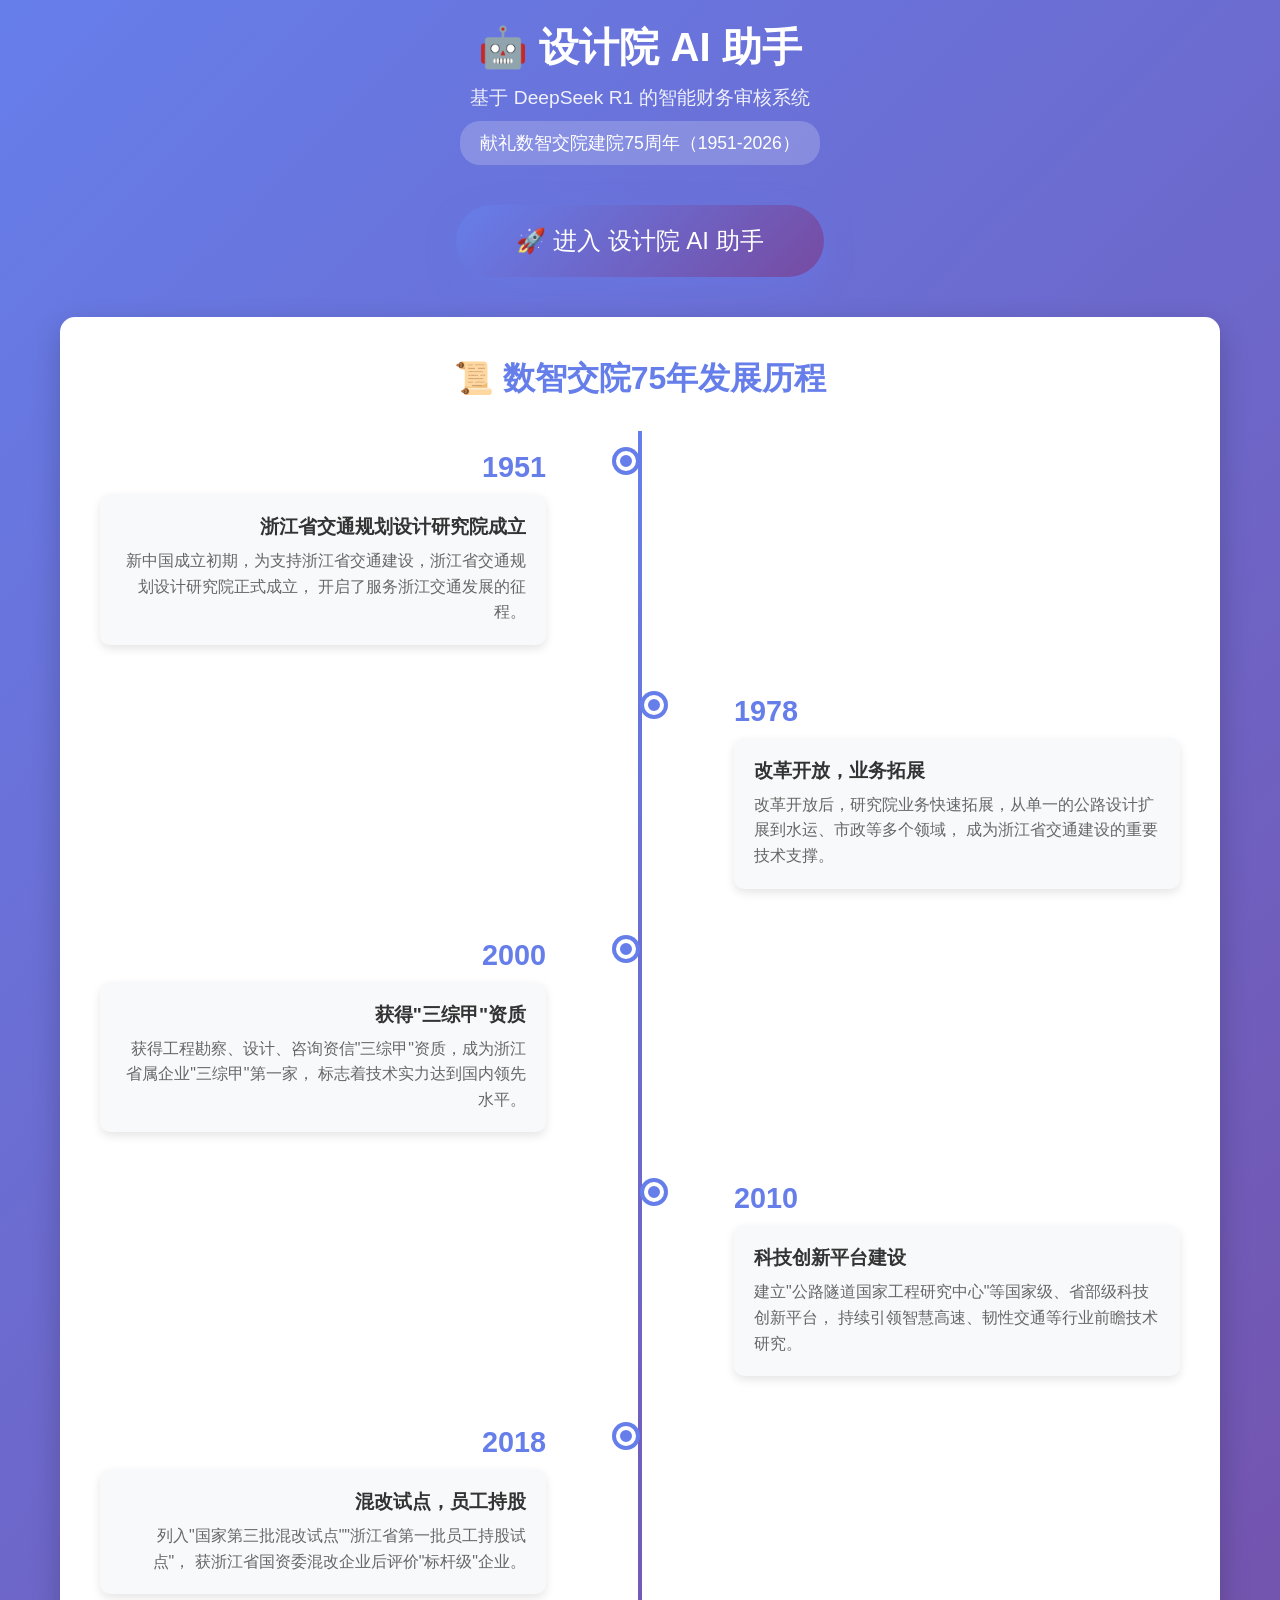
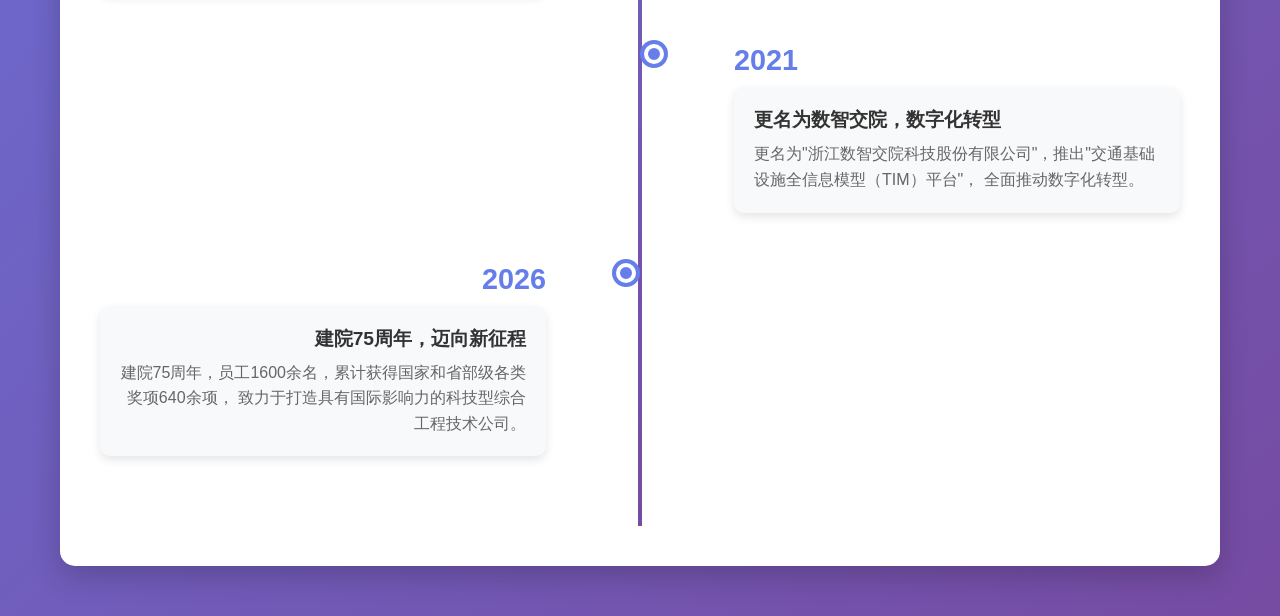
<file: index.html>
<!DOCTYPE html>
<html lang="zh-CN">
<head>
    <meta charset="UTF-8">
    <meta name="viewport" content="width=device-width, initial-scale=1.0">
    <title>设计院 AI 助手 - 献礼数智交院75周年</title>
    <style>
        * {
            margin: 0;
            padding: 0;
            box-sizing: border-box;
        }
        
        body {
            font-family: -apple-system, BlinkMacSystemFont, "Segoe UI", Roboto, "Helvetica Neue", Arial, sans-serif;
            background: linear-gradient(135deg, #667eea 0%, #764ba2 100%);
            min-height: 100vh;
        }
        
        /* 启动页 */
        .splash-screen {
            position: fixed;
            top: 0;
            left: 0;
            width: 100%;
            height: 100%;
            background: linear-gradient(135deg, #667eea 0%, #764ba2 100%);
            display: flex;
            flex-direction: column;
            justify-content: center;
            align-items: center;
            z-index: 9999;
            animation: fadeOut 1s ease-in-out 3s forwards;
        }
        
        @keyframes fadeOut {
            to {
                opacity: 0;
                visibility: hidden;
            }
        }
        
        .splash-logo {
            font-size: 4em;
            margin-bottom: 20px;
            animation: bounce 1s ease-in-out infinite;
        }
        
        @keyframes bounce {
            0%, 100% { transform: translateY(0); }
            50% { transform: translateY(-20px); }
        }
        
        .splash-title {
            color: white;
            font-size: 2.5em;
            font-weight: bold;
            margin-bottom: 10px;
            text-align: center;
        }
        
        .splash-subtitle {
            color: rgba(255, 255, 255, 0.9);
            font-size: 1.5em;
            margin-bottom: 30px;
            text-align: center;
        }
        
        .splash-anniversary {
            background: rgba(255, 255, 255, 0.2);
            padding: 15px 30px;
            border-radius: 30px;
            color: white;
            font-size: 1.3em;
            font-weight: bold;
            animation: pulse 2s ease-in-out infinite;
        }
        
        @keyframes pulse {
            0%, 100% { transform: scale(1); }
            50% { transform: scale(1.05); }
        }
        
        .splash-motto {
            color: rgba(255, 255, 255, 0.8);
            font-size: 1.1em;
            margin-top: 20px;
            font-style: italic;
        }
        
        /* 主容器 */
        .container {
            max-width: 1200px;
            margin: 0 auto;
            padding: 20px;
            opacity: 0;
            animation: fadeIn 1s ease-in-out 3.5s forwards;
        }
        
        @keyframes fadeIn {
            to { opacity: 1; }
        }
        
        /* 页头 */
        .header {
            text-align: center;
            color: white;
            margin-bottom: 40px;
        }
        
        .header h1 {
            font-size: 2.5em;
            margin-bottom: 10px;
        }
        
        .header p {
            font-size: 1.2em;
            opacity: 0.9;
        }
        
        .anniversary-badge {
            background: rgba(255, 255, 255, 0.2);
            padding: 10px 20px;
            border-radius: 20px;
            display: inline-block;
            margin-top: 10px;
            font-size: 1.1em;
        }
        
        /* 院史时间轴 */
        .timeline-card {
            background: white;
            border-radius: 15px;
            padding: 40px;
            margin-bottom: 30px;
            box-shadow: 0 10px 30px rgba(0, 0, 0, 0.2);
        }
        
        .timeline-card h2 {
            color: #667eea;
            margin-bottom: 30px;
            font-size: 2em;
            text-align: center;
        }
        
        .timeline {
            position: relative;
            padding: 20px 0;
        }
        
        .timeline::before {
            content: '';
            position: absolute;
            left: 50%;
            top: 0;
            bottom: 0;
            width: 4px;
            background: linear-gradient(to bottom, #667eea, #764ba2);
            transform: translateX(-50%);
        }
        
        .timeline-item {
            position: relative;
            margin-bottom: 50px;
            width: 45%;
        }
        
        .timeline-item:nth-child(odd) {
            margin-left: 0;
            text-align: right;
            padding-right: 40px;
        }
        
        .timeline-item:nth-child(even) {
            margin-left: 55%;
            text-align: left;
            padding-left: 40px;
        }
        
        .timeline-dot {
            position: absolute;
            top: 0;
            width: 20px;
            height: 20px;
            background: #667eea;
            border: 4px solid white;
            border-radius: 50%;
            box-shadow: 0 0 0 4px #667eea;
        }
        
        .timeline-item:nth-child(odd) .timeline-dot {
            right: -50px;
        }
        
        .timeline-item:nth-child(even) .timeline-dot {
            left: -50px;
        }
        
        .timeline-year {
            font-size: 1.8em;
            font-weight: bold;
            color: #667eea;
            margin-bottom: 10px;
        }
        
        .timeline-content {
            background: #f8f9fa;
            padding: 20px;
            border-radius: 10px;
            box-shadow: 0 4px 10px rgba(0, 0, 0, 0.1);
        }
        
        .timeline-title {
            font-size: 1.2em;
            font-weight: bold;
            color: #333;
            margin-bottom: 8px;
        }
        
        .timeline-desc {
            color: #666;
            line-height: 1.6;
        }
        
        /* 卡片 */
        .card {
            background: white;
            border-radius: 15px;
            padding: 30px;
            margin-bottom: 20px;
            box-shadow: 0 10px 30px rgba(0, 0, 0, 0.2);
        }
        
        .card h2 {
            color: #667eea;
            margin-bottom: 20px;
            font-size: 1.5em;
        }
        
        .form-group {
            margin-bottom: 20px;
        }
        
        .form-group label {
            display: block;
            margin-bottom: 8px;
            color: #333;
            font-weight: 500;
        }
        
        .form-group input,
        .form-group select {
            width: 100%;
            padding: 12px;
            border: 2px solid #e0e0e0;
            border-radius: 8px;
            font-size: 1em;
            transition: border-color 0.3s;
        }
        
        .form-group input:focus,
        .form-group select:focus {
            outline: none;
            border-color: #667eea;
        }
        
        .btn {
            background: linear-gradient(135deg, #667eea 0%, #764ba2 100%);
            color: white;
            padding: 15px 40px;
            border: none;
            border-radius: 8px;
            font-size: 1.1em;
            cursor: pointer;
            transition: transform 0.2s;
        }
        
        .btn:hover {
            transform: translateY(-2px);
        }
        
        .btn:disabled {
            opacity: 0.6;
            cursor: not-allowed;
        }
        
        .result {
            margin-top: 30px;
            padding: 20px;
            border-radius: 10px;
            display: none;
        }
        
        .result.pass {
            background: #d4edda;
            border: 2px solid #28a745;
        }
        
        .result.warning {
            background: #fff3cd;
            border: 2px solid #ffc107;
        }
        
        .result.error {
            background: #f8d7da;
            border: 2px solid #dc3545;
        }
        
        .result h3 {
            margin-bottom: 15px;
        }
        
        .issue {
            padding: 10px;
            margin: 10px 0;
            border-radius: 5px;
            background: rgba(0, 0, 0, 0.05);
        }
        
        .reasoning {
            background: #f8f9fa;
            padding: 15px;
            border-radius: 8px;
            margin: 15px 0;
            white-space: pre-wrap;
            line-height: 1.6;
        }
        
        .suggestions {
            margin-top: 15px;
        }
        
        .suggestions li {
            margin: 8px 0;
            padding-left: 10px;
        }
        
        .loading {
            text-align: center;
            padding: 20px;
            display: none;
        }
        
        .spinner {
            border: 4px solid #f3f3f3;
            border-top: 4px solid #667eea;
            border-radius: 50%;
            width: 40px;
            height: 40px;
            animation: spin 1s linear infinite;
            margin: 0 auto;
        }
        
        @keyframes spin {
            0% { transform: rotate(0deg); }
            100% { transform: rotate(360deg); }
        }
        
        /* 响应式 */
        @media (max-width: 768px) {
            .timeline::before {
                left: 20px;
            }
            
            .timeline-item {
                width: 100%;
                margin-left: 0 !important;
                text-align: left !important;
                padding-left: 60px !important;
                padding-right: 0 !important;
            }
            
            .timeline-dot {
                left: 10px !important;
                right: auto !important;
            }
        }
    </style>
</head>
<body>
    <!-- 启动页 -->
    <div class="splash-screen">
        <div class="splash-logo">🤖</div>
        <div class="splash-title">设计院 AI 助手</div>
        <div class="splash-subtitle">基于 DeepSeek R1 的智能财务审核系统</div>
        <div class="splash-anniversary">
            🎉 献礼数智交院建院75周年 🎉<br>
            1951 - 2026
        </div>
        <div class="splash-motto">
            "路更畅 城更美" | "知行合一 追求卓越"
        </div>
    </div>
    
    <!-- 主容器 -->
    <div class="container">
        <!-- 页头 -->
        <div class="header">
            <h1>🤖 设计院 AI 助手</h1>
            <p>基于 DeepSeek R1 的智能财务审核系统</p>
            <div class="anniversary-badge">
                献礼数智交院建院75周年（1951-2026）
            </div>
        </div>
        
        <!-- 进入系统按钮 -->
        <div style="text-align: center; margin: 40px 0;">
            <a href="login.html" class="btn" style="display: inline-block; padding: 20px 60px; font-size: 1.5em; text-decoration: none; background: linear-gradient(135deg, #667eea 0%, #764ba2 100%); color: white; border-radius: 50px; box-shadow: 0 10px 30px rgba(102, 126, 234, 0.4); transition: all 0.3s ease; cursor: pointer;">
                🚀 进入 设计院 AI 助手
            </a>
        </div>
        
        <!-- 院史时间轴 -->
        <div class="timeline-card">
            <h2>📜 数智交院75年发展历程</h2>
            <div class="timeline">
                <div class="timeline-item">
                    <div class="timeline-dot"></div>
                    <div class="timeline-year">1951</div>
                    <div class="timeline-content">
                        <div class="timeline-title">浙江省交通规划设计研究院成立</div>
                        <div class="timeline-desc">
                            新中国成立初期，为支持浙江省交通建设，浙江省交通规划设计研究院正式成立，
                            开启了服务浙江交通发展的征程。
                        </div>
                    </div>
                </div>
                
                <div class="timeline-item">
                    <div class="timeline-dot"></div>
                    <div class="timeline-year">1978</div>
                    <div class="timeline-content">
                        <div class="timeline-title">改革开放，业务拓展</div>
                        <div class="timeline-desc">
                            改革开放后，研究院业务快速拓展，从单一的公路设计扩展到水运、市政等多个领域，
                            成为浙江省交通建设的重要技术支撑。
                        </div>
                    </div>
                </div>
                
                <div class="timeline-item">
                    <div class="timeline-dot"></div>
                    <div class="timeline-year">2000</div>
                    <div class="timeline-content">
                        <div class="timeline-title">获得"三综甲"资质</div>
                        <div class="timeline-desc">
                            获得工程勘察、设计、咨询资信"三综甲"资质，成为浙江省属企业"三综甲"第一家，
                            标志着技术实力达到国内领先水平。
                        </div>
                    </div>
                </div>
                
                <div class="timeline-item">
                    <div class="timeline-dot"></div>
                    <div class="timeline-year">2010</div>
                    <div class="timeline-content">
                        <div class="timeline-title">科技创新平台建设</div>
                        <div class="timeline-desc">
                            建立"公路隧道国家工程研究中心"等国家级、省部级科技创新平台，
                            持续引领智慧高速、韧性交通等行业前瞻技术研究。
                        </div>
                    </div>
                </div>
                
                <div class="timeline-item">
                    <div class="timeline-dot"></div>
                    <div class="timeline-year">2018</div>
                    <div class="timeline-content">
                        <div class="timeline-title">混改试点，员工持股</div>
                        <div class="timeline-desc">
                            列入"国家第三批混改试点""浙江省第一批员工持股试点"，
                            获浙江省国资委混改企业后评价"标杆级"企业。
                        </div>
                    </div>
                </div>
                
                <div class="timeline-item">
                    <div class="timeline-dot"></div>
                    <div class="timeline-year">2021</div>
                    <div class="timeline-content">
                        <div class="timeline-title">更名为数智交院，数字化转型</div>
                        <div class="timeline-desc">
                            更名为"浙江数智交院科技股份有限公司"，推出"交通基础设施全信息模型（TIM）平台"，
                            全面推动数字化转型。
                        </div>
                    </div>
                </div>
                
                <div class="timeline-item">
                    <div class="timeline-dot"></div>
                    <div class="timeline-year">2026</div>
                    <div class="timeline-content">
                        <div class="timeline-title">建院75周年，迈向新征程</div>
                        <div class="timeline-desc">
                            建院75周年，员工1600余名，累计获得国家和省部级各类奖项640余项，
                            致力于打造具有国际影响力的科技型综合工程技术公司。
                        </div>
                    </div>
                </div>
            </div>
        </div>
    </div>
    
    <script>
        // 页面加载完成后的动画效果
        window.addEventListener('load', function() {
            console.log('设计院 AI 助手 - 献礼数智交院建院75周年');
        });
    </script>
</body>
</html>
</file>
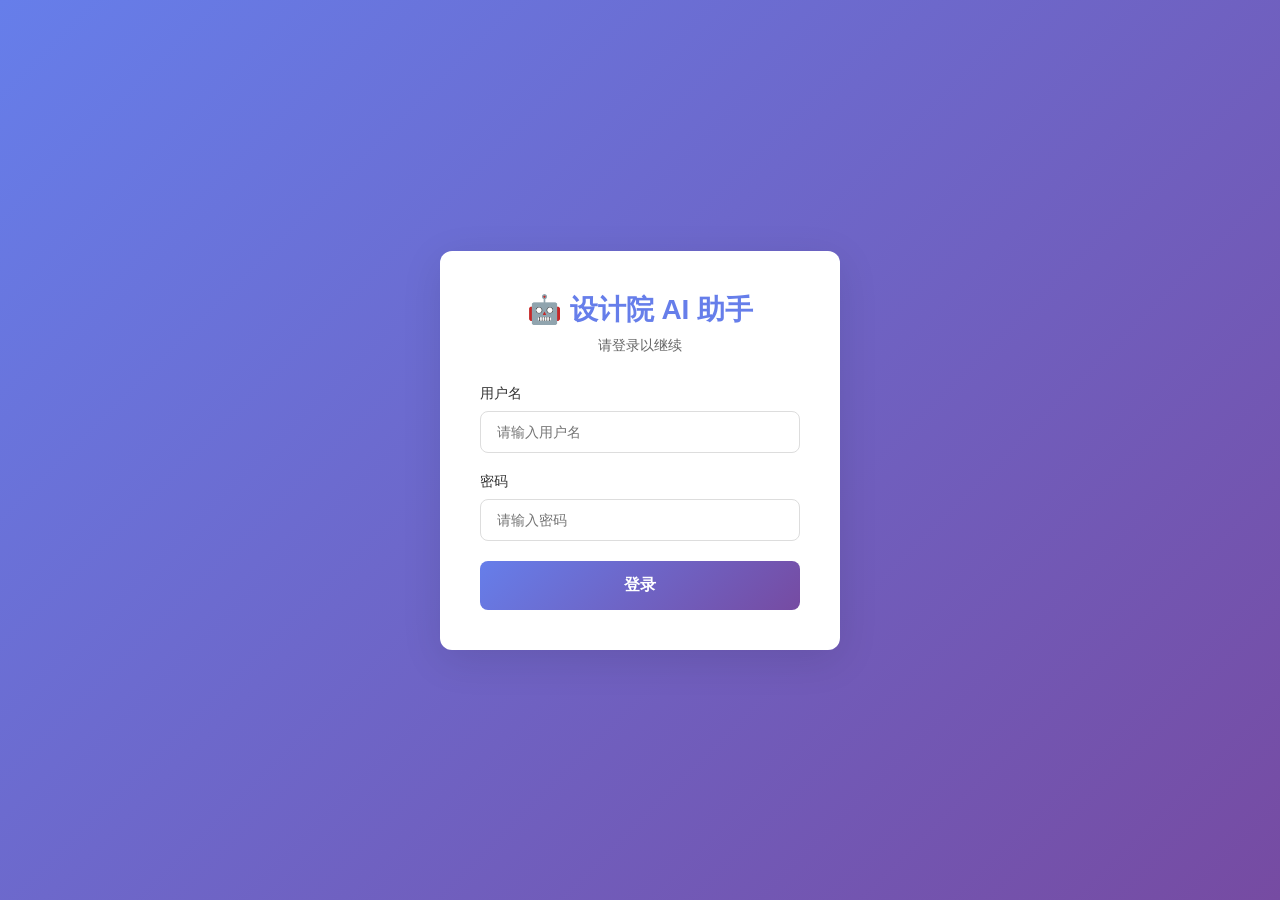
<file: chat.html>
<!DOCTYPE html>
<html lang="zh-CN">
<head>
    <meta charset="UTF-8">
    <meta name="viewport" content="width=device-width, initial-scale=1.0">
    <title>SJY 财务AI助手</title>
    <link rel="stylesheet" href="style.css?v=20260429">
</head>
<body>
    <div class="bg-mascot bg-mascot-left"><img src="images/代码生成中.png" alt=""></div>
    <div class="bg-mascot bg-mascot-right"><img src="images/Coding未来小狮子.png" alt=""></div>
    <div class="container">
        <header>
            <div class="header-content">
                <div class="header-left">
                    <img src="images/数智交院logo.png" alt="数智交院" class="header-logo">
                    <div>
                        <h1>SJY 财务AI助手</h1>
                        <p>浙江数智交院科技股份有限公司</p>
                    </div>
                </div>
                <button id="logout-btn" class="logout-btn">退出登录</button>
            </div>
        </header>

        <!-- 标签切换 -->
        <div class="tabs">
            <button class="tab-btn active" data-tab="knowledge">📚 制度知识库</button>
            <button class="tab-btn" data-tab="analysis">📊 财务智能分析</button>
        </div>

        <!-- 制度知识库 -->
        <div class="tab-content active" id="knowledge-tab">
            <div class="chat-container">
                <div id="knowledge-messages" class="chat-messages">
                    <div class="message bot-message">
                        <img src="images/解决问题.png" alt="" class="bot-avatar">
                        <div class="message-content">
                            <p>您好！我是财务制度知识库助手。</p>
                            <p>您可以问我关于公司财务制度的问题，例如：</p>
                            <ul>
                                <li>去北京出差的住宿费标准是多少？</li>
                                <li>差旅费如何报销？</li>
                                <li>采购流程是什么？</li>
                                <li>费用审批权限？</li>
                            </ul>
                            <p>💡 <strong>提示：</strong>您可以要求我把相关的制度文档发送给您，例如："请把差旅费管理办法发给我"</p>
                        </div>
                    </div>
                </div>

                <div class="input-container">
                    <label class="upload-btn" for="knowledge-file" title="上传附件">
                        📎
                        <input type="file" id="knowledge-file" class="file-input" accept=".pdf,.doc,.docx,.xls,.xlsx,.csv,.txt,.png,.jpg,.jpeg">
                    </label>
                    <input 
                        type="text" 
                        id="knowledge-input" 
                        placeholder="请输入您的问题..." 
                        autocomplete="off"
                    >
                    <button id="knowledge-send-btn">发送</button>
                </div>
            </div>
        </div>

        <!-- 财务智能分析 -->
        <div class="tab-content" id="analysis-tab">
            <div class="chat-container">
                <div id="analysis-messages" class="chat-messages">
                    <div class="message bot-message">
                        <img src="images/代码生成中.png" alt="" class="bot-avatar">
                        <div class="message-content">
                            <p>您好！我是财务智能分析助手。</p>
                            <p>您可以问我关于公司财务数据的问题，例如：</p>
                            <ul>
                                <li>2025年营业收入是多少？</li>
                                <li>最新的资产负债率是多少？</li>
                                <li>近三年净利润变化趋势？</li>
                                <li>2025年经营现金流情况如何？</li>
                                <li>各季度营收对比？</li>
                            </ul>
                            <p>💡 <strong>提示：</strong>您可以要求我把年报发送给您，例如："请把2025年年报发给我"</p>
                            <p>⚠️ 因财务数据保密性的要求，本次以勘设股份数据作为演示。</p>
                        </div>
                    </div>
                </div>

                <div class="input-container">
                    <label class="upload-btn" for="analysis-file" title="上传附件">
                        📎
                        <input type="file" id="analysis-file" class="file-input" accept=".pdf,.doc,.docx,.xls,.xlsx,.csv,.txt,.png,.jpg,.jpeg">
                    </label>
                    <input 
                        type="text" 
                        id="analysis-input" 
                        placeholder="请输入您的问题..." 
                        autocomplete="off"
                    >
                    <button id="analysis-send-btn">发送</button>
                </div>
            </div>
        </div>

        <footer>
            <div class="footer-content">
                <img src="images/coding.png" alt="CODING未来" class="footer-logo">
                <p>本系统基于公司2023-2025年年度报告数据</p>
            </div>
        </footer>
    </div>

    <script src="config.js?v=20260429"></script>
    <script src="app.js?v=20260429"></script>
</body>
</html>
</file>
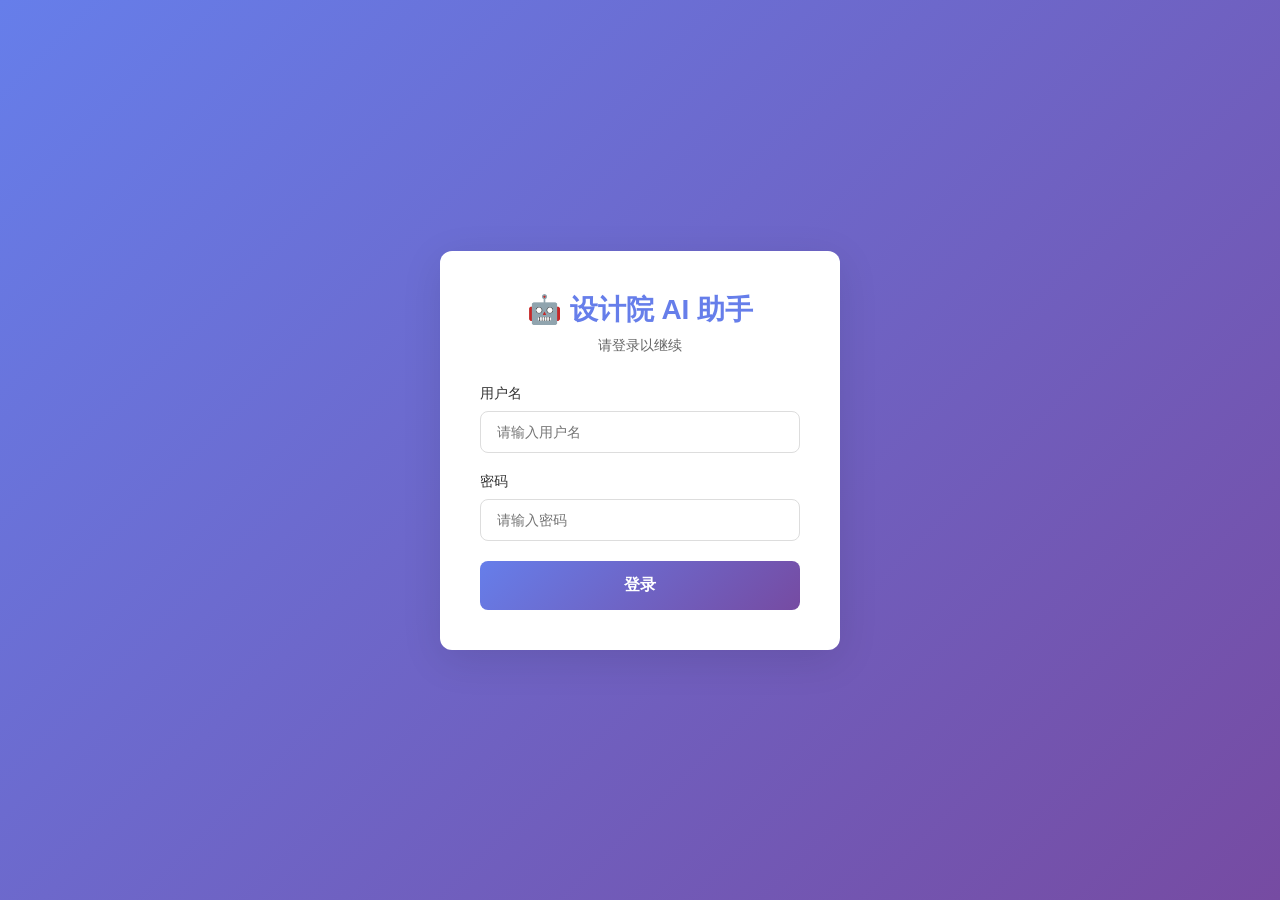
<file: login.html>
<!DOCTYPE html>
<html lang="zh-CN">
<head>
    <meta charset="UTF-8">
    <meta name="viewport" content="width=device-width, initial-scale=1.0">
    <title>设计院 AI 助手 - 登录</title>
    <style>
        * {
            margin: 0;
            padding: 0;
            box-sizing: border-box;
        }

        body {
            font-family: -apple-system, BlinkMacSystemFont, "Segoe UI", Roboto, "Helvetica Neue", Arial, sans-serif;
            background: linear-gradient(135deg, #667eea 0%, #764ba2 100%);
            min-height: 100vh;
            display: flex;
            justify-content: center;
            align-items: center;
        }

        .login-container {
            background: white;
            border-radius: 12px;
            box-shadow: 0 10px 40px rgba(0, 0, 0, 0.1);
            padding: 40px;
            width: 100%;
            max-width: 400px;
        }

        .logo {
            text-align: center;
            margin-bottom: 30px;
        }

        .logo h1 {
            color: #667eea;
            font-size: 28px;
            margin-bottom: 8px;
        }

        .logo p {
            color: #666;
            font-size: 14px;
        }

        .form-group {
            margin-bottom: 20px;
        }

        .form-group label {
            display: block;
            color: #333;
            font-size: 14px;
            margin-bottom: 8px;
            font-weight: 500;
        }

        .form-group input {
            width: 100%;
            padding: 12px 16px;
            border: 1px solid #ddd;
            border-radius: 8px;
            font-size: 14px;
            transition: border-color 0.3s;
        }

        .form-group input:focus {
            outline: none;
            border-color: #667eea;
        }

        .btn-login {
            width: 100%;
            padding: 14px;
            background: linear-gradient(135deg, #667eea 0%, #764ba2 100%);
            color: white;
            border: none;
            border-radius: 8px;
            font-size: 16px;
            font-weight: 600;
            cursor: pointer;
            transition: transform 0.2s;
        }

        .btn-login:hover {
            transform: translateY(-2px);
        }

        .btn-login:active {
            transform: translateY(0);
        }

        .error-message {
            background: #fee;
            color: #c33;
            padding: 12px;
            border-radius: 8px;
            margin-bottom: 20px;
            font-size: 14px;
            display: none;
        }

        .loading {
            display: none;
            text-align: center;
            color: #667eea;
            margin-top: 20px;
        }
    </style>
</head>
<body>
    <div class="login-container">
        <div class="logo">
            <h1>🤖 设计院 AI 助手</h1>
            <p>请登录以继续</p>
        </div>

        <div class="error-message" id="errorMessage"></div>

        <form id="loginForm">
            <div class="form-group">
                <label for="username">用户名</label>
                <input type="text" id="username" name="username" placeholder="请输入用户名" required>
            </div>

            <div class="form-group">
                <label for="password">密码</label>
                <input type="password" id="password" name="password" placeholder="请输入密码" required>
            </div>

            <button type="submit" class="btn-login">登录</button>
        </form>

        <div class="loading" id="loading">登录中...</div>
    </div>

    <script src="config.js"></script>
    <script>
        const loginForm = document.getElementById('loginForm');
        const errorMessage = document.getElementById('errorMessage');
        const loading = document.getElementById('loading');

        loginForm.addEventListener('submit', async (e) => {
            e.preventDefault();

            const username = document.getElementById('username').value;
            const password = document.getElementById('password').value;

            // 隐藏错误信息
            errorMessage.style.display = 'none';
            loading.style.display = 'block';

            try {
                const response = await fetch(`${CONFIG.apiUrl}/api/login`, {
                    method: 'POST',
                    headers: {
                        'Content-Type': 'application/json'
                    },
                    body: JSON.stringify({ username, password })
                });

                const data = await response.json();

                if (data.success) {
                    // 保存 Token 到 localStorage
                    localStorage.setItem('token', data.token);
                    localStorage.setItem('username', data.username);

                    // 跳转到聊天页面
                    window.location.href = 'chat.html';
                } else {
                    throw new Error(data.error || '登录失败');
                }
            } catch (error) {
                errorMessage.textContent = error.message || '网络错误，请检查 Agent 是否启动';
                errorMessage.style.display = 'block';
            } finally {
                loading.style.display = 'none';
            }
        });
    </script>
</body>
</html>
</file>
<file: style.css>
* {
    margin: 0;
    padding: 0;
    box-sizing: border-box;
}

body {
    font-family: -apple-system, BlinkMacSystemFont, "Segoe UI", Roboto, "Helvetica Neue", Arial, sans-serif;
    background:
        linear-gradient(135deg, rgba(26,115,232,0.82), rgba(41,128,185,0.82)),
        url('images/bg-tile.jpg');
    background-size: cover, 600px 600px;
    background-repeat: no-repeat, repeat;
    min-height: 100vh;
    display: flex;
    justify-content: center;
    align-items: center;
    padding: 20px;
    position: relative;
}

body::after {
    content: none;
}

.bg-mascot {
    position: fixed;
    bottom: 30px;
    width: 600px;
    height: 600px;
    z-index: 0;
    pointer-events: none;
}

.bg-mascot img {
    width: 100%;
    height: 100%;
    object-fit: contain;
}

.bg-mascot-left {
    left: 30px;
}

.bg-mascot-right {
    right: 30px;
}

.container {
    width: 100%;
    max-width: 800px;
    background: white;
    border-radius: 20px;
    box-shadow: 0 20px 60px rgba(0, 0, 0, 0.3);
    overflow: hidden;
    display: flex;
    flex-direction: column;
    height: 90vh;
    position: relative;
    z-index: 1;
}

header {
    background: linear-gradient(135deg, #1a5276 0%, #2980b9 100%);
    color: white;
    padding: 20px 30px;
}

.header-content {
    display: flex;
    justify-content: space-between;
    align-items: center;
}

.header-left {
    display: flex;
    align-items: center;
    gap: 15px;
}

.header-logo {
    height: 50px;
    width: auto;
    border-radius: 8px;
    background: white;
    padding: 4px;
}

.header-content > div {
    text-align: left;
}

header h1 {
    font-size: 24px;
    margin-bottom: 4px;
}

header p {
    font-size: 13px;
    opacity: 0.9;
}

.logout-btn {
    background: rgba(255, 255, 255, 0.2);
    color: white;
    border: 1px solid rgba(255, 255, 255, 0.3);
    padding: 10px 20px;
    border-radius: 8px;
    font-size: 14px;
    cursor: pointer;
    transition: all 0.3s;
}

.logout-btn:hover {
    background: rgba(255, 255, 255, 0.3);
    transform: translateY(-2px);
}

/* 标签切换 */
.tabs {
    display: flex;
    background: #f5f5f5;
    border-bottom: 2px solid #e0e0e0;
}

.tab-btn {
    flex: 1;
    padding: 15px 20px;
    background: transparent;
    border: none;
    font-size: 16px;
    font-weight: 500;
    color: #666;
    cursor: pointer;
    transition: all 0.3s;
    position: relative;
}

.tab-btn:hover {
    background: #ebebeb;
}

.tab-btn.active {
    color: #1a73e8;
    background: white;
}

.tab-btn.active::after {
    content: '';
    position: absolute;
    bottom: -2px;
    left: 0;
    right: 0;
    height: 2px;
    background: #1a73e8;
}

/* 标签内容 */
.tab-content {
    display: none;
    flex: 1;
    flex-direction: column;
    overflow: hidden;
}

.tab-content.active {
    display: flex;
}

.chat-container {
    flex: 1;
    display: flex;
    flex-direction: column;
    overflow: hidden;
}

.chat-messages {
    flex: 1;
    overflow-y: auto;
    padding: 20px;
    background: #f5f5f5;
}

.message {
    margin-bottom: 20px;
    animation: fadeIn 0.3s ease-in;
}

@keyframes fadeIn {
    from {
        opacity: 0;
        transform: translateY(10px);
    }
    to {
        opacity: 1;
        transform: translateY(0);
    }
}

.message-content {
    max-width: 70%;
    padding: 15px 20px;
    border-radius: 18px;
    line-height: 1.6;
}

.user-message .message-content {
    background: #1a73e8;
    color: white;
    margin-left: auto;
    border-bottom-right-radius: 4px;
}

.bot-message {
    display: flex;
    align-items: flex-start;
    gap: 10px;
}

.bot-avatar {
    width: 40px;
    height: 40px;
    border-radius: 50%;
    object-fit: cover;
    flex-shrink: 0;
    margin-top: 2px;
}

.bot-message .message-content {
    background: white;
    color: #333;
    border-bottom-left-radius: 4px;
    box-shadow: 0 2px 5px rgba(0, 0, 0, 0.1);
}

.bot-message ul {
    margin-top: 10px;
    padding-left: 20px;
}

.bot-message li {
    margin: 5px 0;
}

/* 下载按钮 */
.download-btn {
    display: inline-block;
    margin-top: 10px;
    padding: 10px 20px;
    background: #1a73e8;
    color: white;
    text-decoration: none;
    border-radius: 8px;
    font-size: 14px;
    transition: background 0.3s;
}

.download-btn:hover {
    background: #1565c0;
}

/* 思考中状态 */
.thinking-message {
    display: flex;
    align-items: center;
    gap: 10px;
    padding: 15px 20px;
    background: white;
    border-radius: 18px;
    border-bottom-left-radius: 4px;
    box-shadow: 0 2px 5px rgba(0, 0, 0, 0.1);
    max-width: 70%;
}

.thinking-dots {
    display: flex;
    gap: 5px;
}

.thinking-dots span {
    width: 8px;
    height: 8px;
    background: #1a73e8;
    border-radius: 50%;
    animation: thinking 1.4s infinite ease-in-out both;
}

.thinking-dots span:nth-child(1) {
    animation-delay: -0.32s;
}

.thinking-dots span:nth-child(2) {
    animation-delay: -0.16s;
}

@keyframes thinking {
    0%, 80%, 100% {
        transform: scale(0);
        opacity: 0.5;
    }
    40% {
        transform: scale(1);
        opacity: 1;
    }
}

.input-container {
    display: flex;
    padding: 20px;
    background: white;
    border-top: 1px solid #e0e0e0;
    align-items: center;
    gap: 8px;
}

.upload-btn {
    display: flex;
    align-items: center;
    justify-content: center;
    width: 44px;
    height: 44px;
    border-radius: 50%;
    cursor: pointer;
    font-size: 22px;
    transition: background 0.2s;
    flex-shrink: 0;
}

.upload-btn:hover {
    background: #f0f0f0;
}

.file-input {
    display: none;
}

.file-preview {
    display: flex;
    align-items: center;
    gap: 8px;
    padding: 8px 14px;
    background: #e8f0fe;
    border-radius: 20px;
    font-size: 13px;
    color: #1a73e8;
    max-width: 200px;
}

.file-preview .file-name {
    overflow: hidden;
    text-overflow: ellipsis;
    white-space: nowrap;
}

.file-preview .file-remove {
    cursor: pointer;
    font-size: 16px;
    color: #999;
    flex-shrink: 0;
}

.file-preview .file-remove:hover {
    color: #e74c3c;
}

#user-input,
#knowledge-input,
#analysis-input {
    flex: 1;
    padding: 15px 20px;
    border: 2px solid #e0e0e0;
    border-radius: 25px;
    font-size: 16px;
    outline: none;
    transition: border-color 0.3s;
}

#user-input:focus,
#knowledge-input:focus,
#analysis-input:focus {
    border-color: #1a73e8;
}

#send-btn,
#knowledge-send-btn,
#analysis-send-btn {
    margin-left: 10px;
    padding: 15px 30px;
    background: linear-gradient(135deg, #1a73e8 0%, #2980b9 100%);
    color: white;
    border: none;
    border-radius: 25px;
    font-size: 16px;
    font-weight: bold;
    cursor: pointer;
    transition: transform 0.2s, box-shadow 0.2s;
}

#send-btn:hover,
#knowledge-send-btn:hover,
#analysis-send-btn:hover {
    transform: translateY(-2px);
    box-shadow: 0 5px 15px rgba(102, 126, 234, 0.4);
}

#send-btn:active,
#knowledge-send-btn:active,
#analysis-send-btn:active {
    transform: translateY(0);
}

#send-btn:disabled,
#knowledge-send-btn:disabled,
#analysis-send-btn:disabled {
    opacity: 0.5;
    cursor: not-allowed;
}

footer {
    padding: 15px 20px;
    background: #f9f9f9;
    border-top: 1px solid #e0e0e0;
}

.footer-content {
    display: flex;
    align-items: center;
    justify-content: center;
    gap: 10px;
}

.footer-logo {
    height: 28px;
    width: auto;
}

footer p {
    text-align: center;
    color: #666;
    font-size: 13px;
}

.settings {
    display: flex;
    gap: 10px;
    align-items: center;
    justify-content: center;
    flex-wrap: wrap;
}

.settings label {
    font-size: 14px;
    color: #666;
}

.settings input,
.settings select {
    padding: 8px 12px;
    border: 1px solid #e0e0e0;
    border-radius: 8px;
    font-size: 14px;
    outline: none;
}

.settings input {
    width: 300px;
}

.settings select {
    width: 120px;
}

.loading {
    display: inline-block;
    width: 20px;
    height: 20px;
    border: 3px solid rgba(255, 255, 255, 0.3);
    border-radius: 50%;
    border-top-color: white;
    animation: spin 1s ease-in-out infinite;
}

@keyframes spin {
    to { transform: rotate(360deg); }
}

/* 滚动条样式 */
.chat-messages::-webkit-scrollbar {
    width: 8px;
}

.chat-messages::-webkit-scrollbar-track {
    background: #f1f1f1;
}

.chat-messages::-webkit-scrollbar-thumb {
    background: #888;
    border-radius: 4px;
}

.chat-messages::-webkit-scrollbar-thumb:hover {
    background: #555;
}

/* 响应式设计 */
@media (max-width: 768px) {
    .container {
        height: 100vh;
        border-radius: 0;
    }

    header h1 {
        font-size: 22px;
    }

    .message-content {
        max-width: 85%;
    }

    .settings {
        flex-direction: column;
    }

    .settings input {
        width: 100%;
    }
}
</file>
